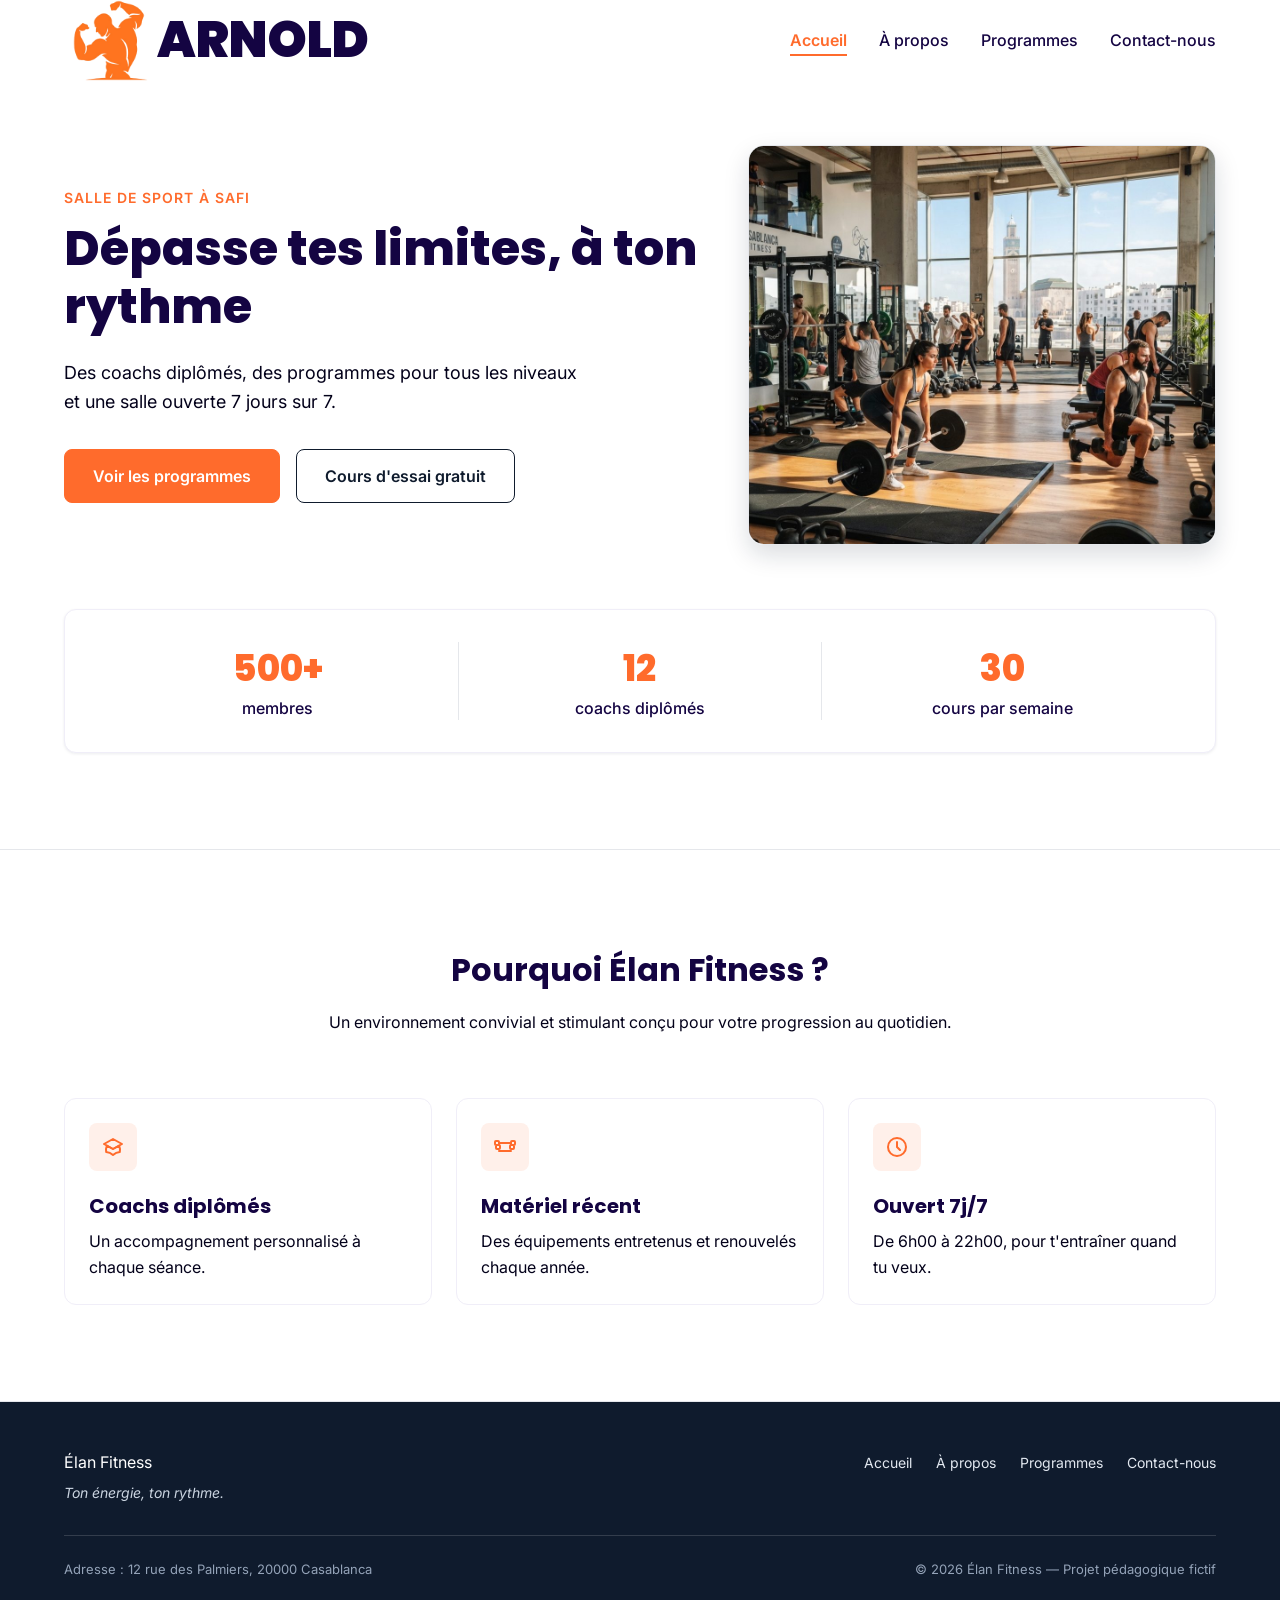
<file: index.html>
<!DOCTYPE html>
<html lang="fr">
<head>
  <meta charset="UTF-8">
  <meta name="viewport" content="width=device-width, initial-scale=1">
  <meta name="description" content="Élan Fitness, salle de sport à Casablanca : musculation, yoga, cardio et boxe fitness avec des coachs diplômés. Réservez votre cours d'essai gratuit.">
  <title>Élan Fitness | Salle de sport à Casablanca</title>
    <link rel="icon" type="image/x-icon" href="/img/logo.png">   
  <link rel="preconnect" href="https://fonts.googleapis.com">
  <link rel="preconnect" href="https://fonts.gstatic.com" crossorigin>
  <link href="https://fonts.googleapis.com/css2?family=Inter:wght@400;500;600&family=Poppins:wght@600;700;800&display=swap" rel="stylesheet">

  <link rel="stylesheet" href="style.css">
</head>

<body>

  <header class="en-tete">
    <div class="conteneur en-tete-contenu">
      <a href="index.html" class="logoName"><img src="img/logo.png" class="logo" alt="Logo">ARNOLD</a>
        <input type="checkbox" id="menu-toggle" class="checkbox">
      <label for="menu-toggle" class="menu-icon">&#9776;</label>
      <nav aria-label="Navigation principale" class="nav-wrapper">
        <ul class="menu">
          <li><a href="#" class="lien-actif">Accueil</a></li>
          <li><a href="Apropos.html">À propos</a></li>
          <li><a href="programmes.html">Programmes</a></li>
          <li><a href="contact.html">Contact-nous</a></li>
        </ul>
      </nav>

    </div>
  </header>

  <main>

    <section id="accueil" class="hero">
      <div class="conteneur">

        <div class="hero-contenu">
          <div class="hero-texte">  
            <p class="sur-titre">Salle de sport à Safi</p>
            <h1 class="heroH">Dépasse tes limites, à ton rythme</h1>
            <p class="hero-description">
              Des coachs diplômés, des programmes pour tous les niveaux et une salle ouverte 7 jours sur 7.
            </p>
            <div class="boutons">
              <a href="#programmes" class="bouton bouton-principal">Voir les programmes</a>
              <a href="#contact" class="bouton bouton-secondaire">Cours d'essai gratuit</a>
            </div>
          </div>

          <img class="hero-image heroZoom" src="img/hero.jpg" alt="Des personnes s'entraînent dans une salle de sport lumineuse à Casablanca">
        </div>

        <div class="chiffres">
          <div class="chiffre">
            <p class="chiffre-nombre ">500+</p>
            <p>membres</p>
          </div>
          <div class="chiffre">
            <p class="chiffre-nombre">12</p>
            <p>coachs diplômés</p>
          </div>
          <div class="chiffre">
            <p class="chiffre-nombre">30</p>
            <p>cours par semaine</p>
          </div>
        </div>

      </div>
    </section>

    <section class="section section-blanche">
      <div class="conteneur">

        <div class="section-titre">
          <h2>Pourquoi Élan Fitness ?</h2>
          <p>Un environnement convivial et stimulant conçu pour votre progression au quotidien.</p>
        </div>

        <div class="cartes">
          <article class="carte carte-avantage zoom">
            <div class="icone "><img src="img/icone-coach.svg" alt=""></div>
            <h3>Coachs diplômés</h3>
            <p>Un accompagnement personnalisé à chaque séance.</p>
          </article>

          <article class="carte carte-avantage zoom">
            <div class="icone"><img src="img/icone-materiel.svg" alt=""></div>
            <h3>Matériel récent</h3>
            <p>Des équipements entretenus et renouvelés chaque année.</p>
          </article>

          <article class="carte carte-avantage zoom">
            <div class="icone"><img src="img/icone-horloge.svg" alt=""></div>
            <h3>Ouvert 7j/7</h3>
            <p>De 6h00 à 22h00, pour t'entraîner quand tu veux.</p>
          </article>
        </div>

      </div>
    </section>
      <footer class="pied-de-page">
        <div class="conteneur">

          <div class="pied-haut">
            <div>
              <p class="logo logo-clair">Élan Fitness</p>
              <p class="slogan">Ton énergie, ton rythme.</p>
            </div>

            <nav aria-label="Navigation du pied de page">
              <ul class="menu menu-pied">
                <li><a href="#">Accueil</a></li>
                <li><a href="Apropos.html">À propos</a></li>
                <li><a href="programmes.html">Programmes</a></li>
                <li><a href="contact.html">Contact-nous</a></li>
              </ul>
            </nav>
          </div>

          <div class="pied-bas">
            <p>Adresse : 12 rue des Palmiers, 20000 Casablanca</p>
            <p>&copy; 2026 Élan Fitness — Projet pédagogique fictif</p>
          </div>

        </div>
      </footer>
  </main>



</body>
</html>
</file>
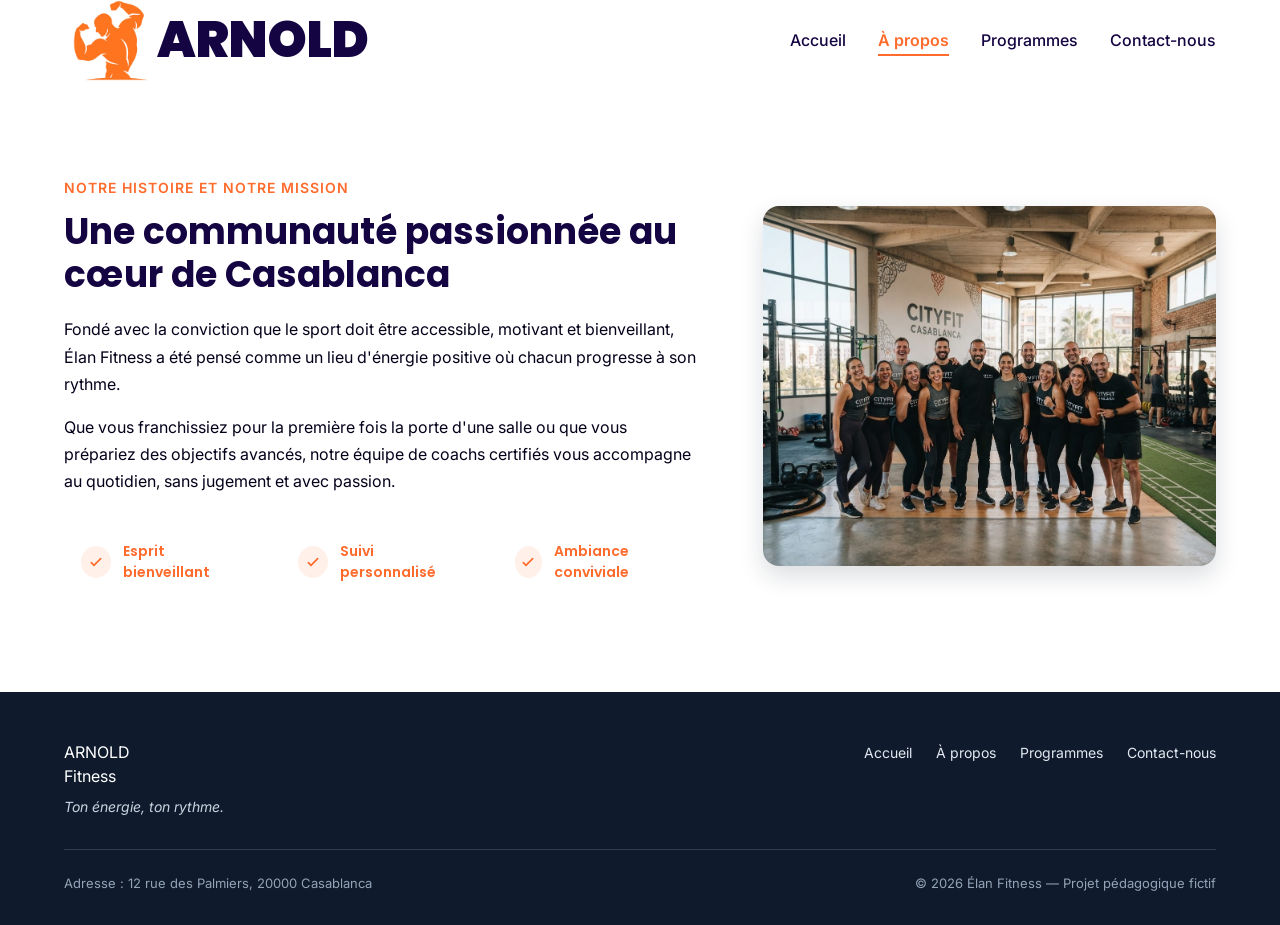
<file: Apropos.html>
<!DOCTYPE html>
<html lang="en">
<head>
    <meta charset="UTF-8">
    <meta name="viewport" content="width=device-width, initial-scale=1.0">
    <title>Élan Fitness | Salle de sport à Casablanca</title>
    <link rel="icon" type="image/x-icon" href="/img/logo.png">   
    <link rel="preconnect" href="https://fonts.googleapis.com">
    <link rel="preconnect" href="https://fonts.gstatic.com" crossorigin>
    <link href="https://fonts.googleapis.com/css2?family=Inter:wght@400;500;600&family=Poppins:wght@600;700;800&display=swap" rel="stylesheet">

    <link rel="stylesheet" href="style.css"></head>
<body>

    <header class="en-tete">
        <div class="conteneur en-tete-contenu">
        <a href="index.html" class="logoName"><img src="img/logo.png" class="logo" alt="Logo">ARNOLD</a>
            <input type="checkbox" id="menu-toggle" class="checkbox">
        <label for="menu-toggle" class="menu-icon">&#9776;</label>
        <nav aria-label="Navigation principale" class="nav-wrapper">
            <ul class="menu">
            <li><a href="index.html" >Accueil</a></li>
            <li><a href="#" class="lien-actif">À propos</a></li>
            <li><a href="programmes.html">Programmes</a></li>
            <li><a href="contact.html">Contact-nous</a></li>
            </ul>
        </nav>

        </div>
    </header>

    <section id="a-propos" class="section">
        <div class="conteneur apropos-contenu">

            <div class="apropos-texte">
            <p class="sur-titre">Notre histoire et notre mission</p>
            <h2>Une communauté passionnée au cœur de Casablanca</h2>
            <p class="disc">
                Fondé avec la conviction que le sport doit être accessible, motivant et bienveillant,
                Élan Fitness a été pensé comme un lieu d'énergie positive où chacun progresse à son rythme.
            </p>
            <p class="disc">
                Que vous franchissiez pour la première fois la porte d'une salle ou que vous prépariez des
                objectifs avancés, notre équipe de coachs certifiés vous accompagne au quotidien, sans
                jugement et avec passion.
            </p>

            <ul class="valeurs">
                <li class="valeur">
                <div class="icone icone-petite"><img src="img/icone-check.svg" alt=""></div>
                <span>Esprit bienveillant</span>
                </li>
                <li class="valeur">
                <div class="icone icone-petite"><img src="img/icone-check.svg" alt=""></div>
                <span>Suivi personnalisé</span>
                </li>
                <li class="valeur">
                <div class="icone icone-petite"><img src="img/icone-check.svg" alt=""></div>
                <span>Ambiance conviviale</span>
                </li>
            </ul>
            </div>

            <img class="apropos-image zoom" src="img/equipe.jpg" alt="L'équipe de coachs d'Élan Fitness réunie dans la salle">

        </div>
    </section>

    <footer class="pied-de-page">
        <div class="conteneur">

        <div class="pied-haut">
            <div>
            <p class="logo logo-clair">ARNOLD Fitness</p>
            <p class="slogan">Ton énergie, ton rythme.</p>
            </div>

            <nav aria-label="Navigation du pied de page">
            <ul class="menu menu-pied">
                <li><a href="index.html">Accueil</a></li>
                <li><a href="#">À propos</a></li>
                <li><a href="programmes.html">Programmes</a></li>
                <li><a href="contact.html">Contact-nous</a></li>
            </ul>
            </nav>
        </div>

        <div class="pied-bas">
            <p>Adresse : 12 rue des Palmiers, 20000 Casablanca</p>
            <p>&copy; 2026 Élan Fitness — Projet pédagogique fictif</p>
        </div>

        </div>
    </footer>
</body>
</html>
</file>
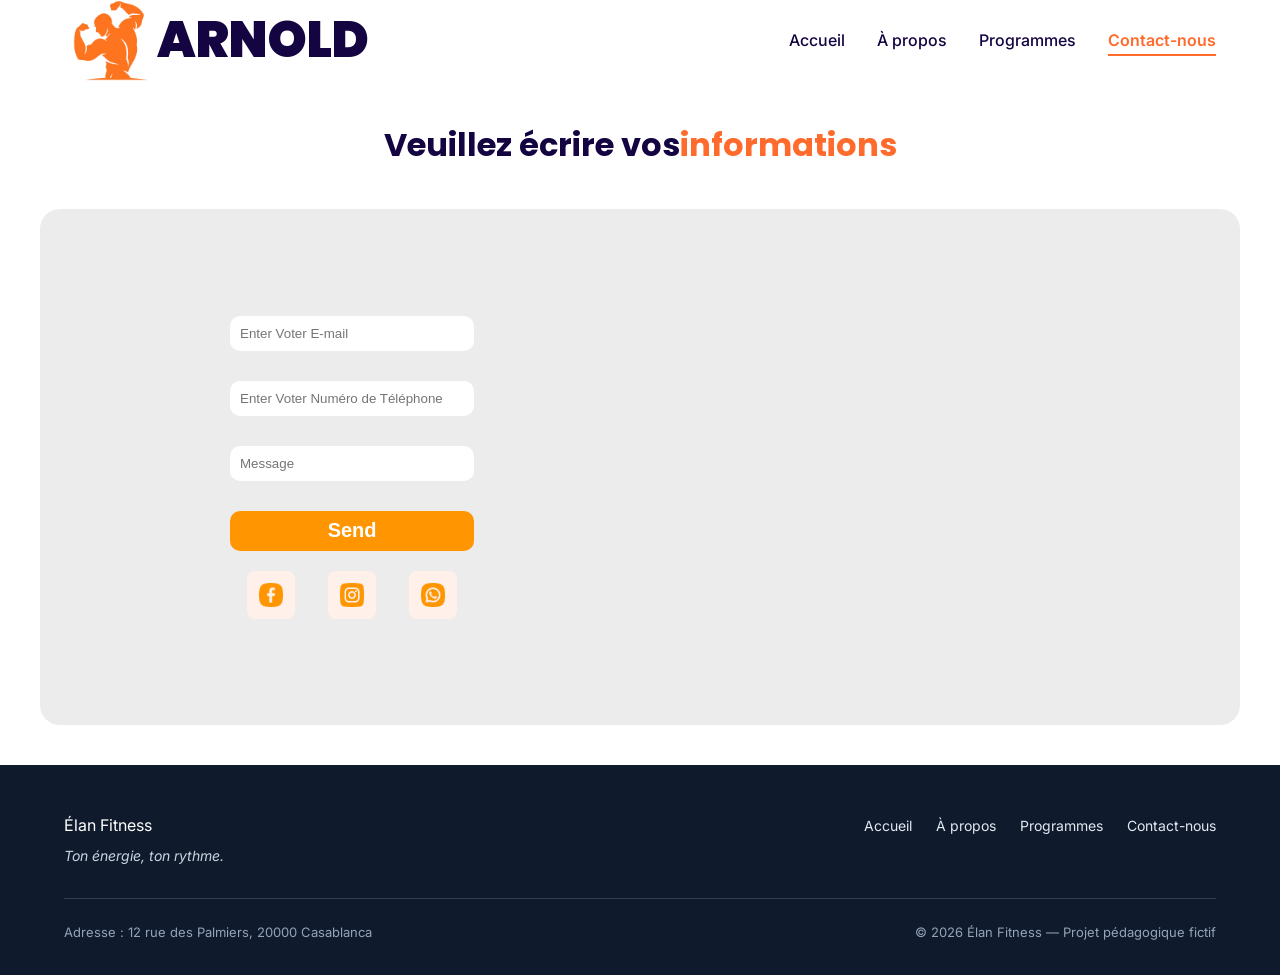
<file: contact.html>
<!DOCTYPE html>
<html lang="en">
<head>
    <meta charset="UTF-8">
    <meta name="viewport" content="width=device-width, initial-scale=1.0">
    <title>ARNOLD Fitness | Salle de sport à Safi</title>
    <link rel="icon" type="image/x-icon" href="/img/logo.png">   
    <link rel="preconnect" href="https://fonts.googleapis.com">
    <link rel="preconnect" href="https://fonts.gstatic.com" crossorigin>
    <link href="https://fonts.googleapis.com/css2?family=Inter:wght@400;500;600&family=Poppins:wght@600;700;800&display=swap" rel="stylesheet">

    <link rel="stylesheet" href="style.css">
</head>
<body>
    <header class="en-tete">
        <div class="conteneur en-tete-contenu">
        <a href="index.html" class="logoName"><img src="img/logo.png" class="logo" alt="Logo">ARNOLD</a>
            <input type="checkbox" id="menu-toggle" class="checkbox">
        <label for="menu-toggle" class="menu-icon">&#9776;</label>
        <nav aria-label="Navigation principale" class="nav-wrapper">
            <ul class="menu">
            <li><a href="index.html">Accueil</a></li>
            <li><a href="Apropos.html">À propos</a></li>
            <li><a href="programmes.html">Programmes</a></li>
            <li><a href="#" class="lien-actif">Contact-nous</a></li>
            </ul>
        </nav>

        </div>
    </header>


    <main class="mainContact">
        <h1 class="titleForm">Veuillez écrire vos <span>  informations</span></h1>
        <form class="form">
            <div class="inputDiv">
                <input type="email" placeholder="Enter Voter E-mail" class="inputs">
                <input type="number" placeholder="Enter Voter Numéro de Téléphone" class="inputs">
                <input type="text" placeholder="Message" class="inputs"> 
                <button type="submit" class="btn">Send</button>
                <div class="contact">
                    <a href="#" class="icone"><img src="img/facebook.png" alt=""></a>
                    <a href="#" class="icone"><img src="img/instagram.png" alt=""></a>
                    <a href="#" class="icone"><img src="img/whatsapp.png" alt=""></a>
                </div>
            </div>
            <div class="maping">
                <iframe src="https://www.google.com/maps/embed?pb=!1m18!1m12!1m3!1d27300.
                    81213434133!2d-9.247026751753529!3d32.22509570900485!2m3!1f0!2f0!3f0
                    !3m2!1i1024!2i768!4f13.1!3m3!1m2!1s0xdac264655555555%3A0x51df99e5e7a
                    6c0c9!2sOCP!5e0!3m2!1sen!2sma!4v1791372496977!5m2!1sen!2sma" 
                    style="border:0;" allowfullscreen="" 
                    loading="lazy" referrerpolicy="strict-origin-when-cross-origin">
                </iframe>
            </div>
            
        </form>
    </main>


    <footer class="pied-de-page">
        <div class="conteneur">

        <div class="pied-haut">
            <div>
            <p class="logo logo-clair">Élan Fitness</p>
            <p class="slogan">Ton énergie, ton rythme.</p>
            </div>

            <nav aria-label="Navigation du pied de page">
            <ul class="menu menu-pied">
                <li><a href="index.html">Accueil</a></li>
                <li><a href="Apropos.html">À propos</a></li>
                <li><a href="programmes.html">Programmes</a></li>
                <li><a href="#">Contact-nous</a></li>
            </ul>
            </nav>
        </div>

        <div class="pied-bas">
            <p>Adresse : 12 rue des Palmiers, 20000 Casablanca</p>
            <p>&copy; 2026 Élan Fitness — Projet pédagogique fictif</p>
        </div>

        </div>
    </footer>
</body>
</html>
</file>
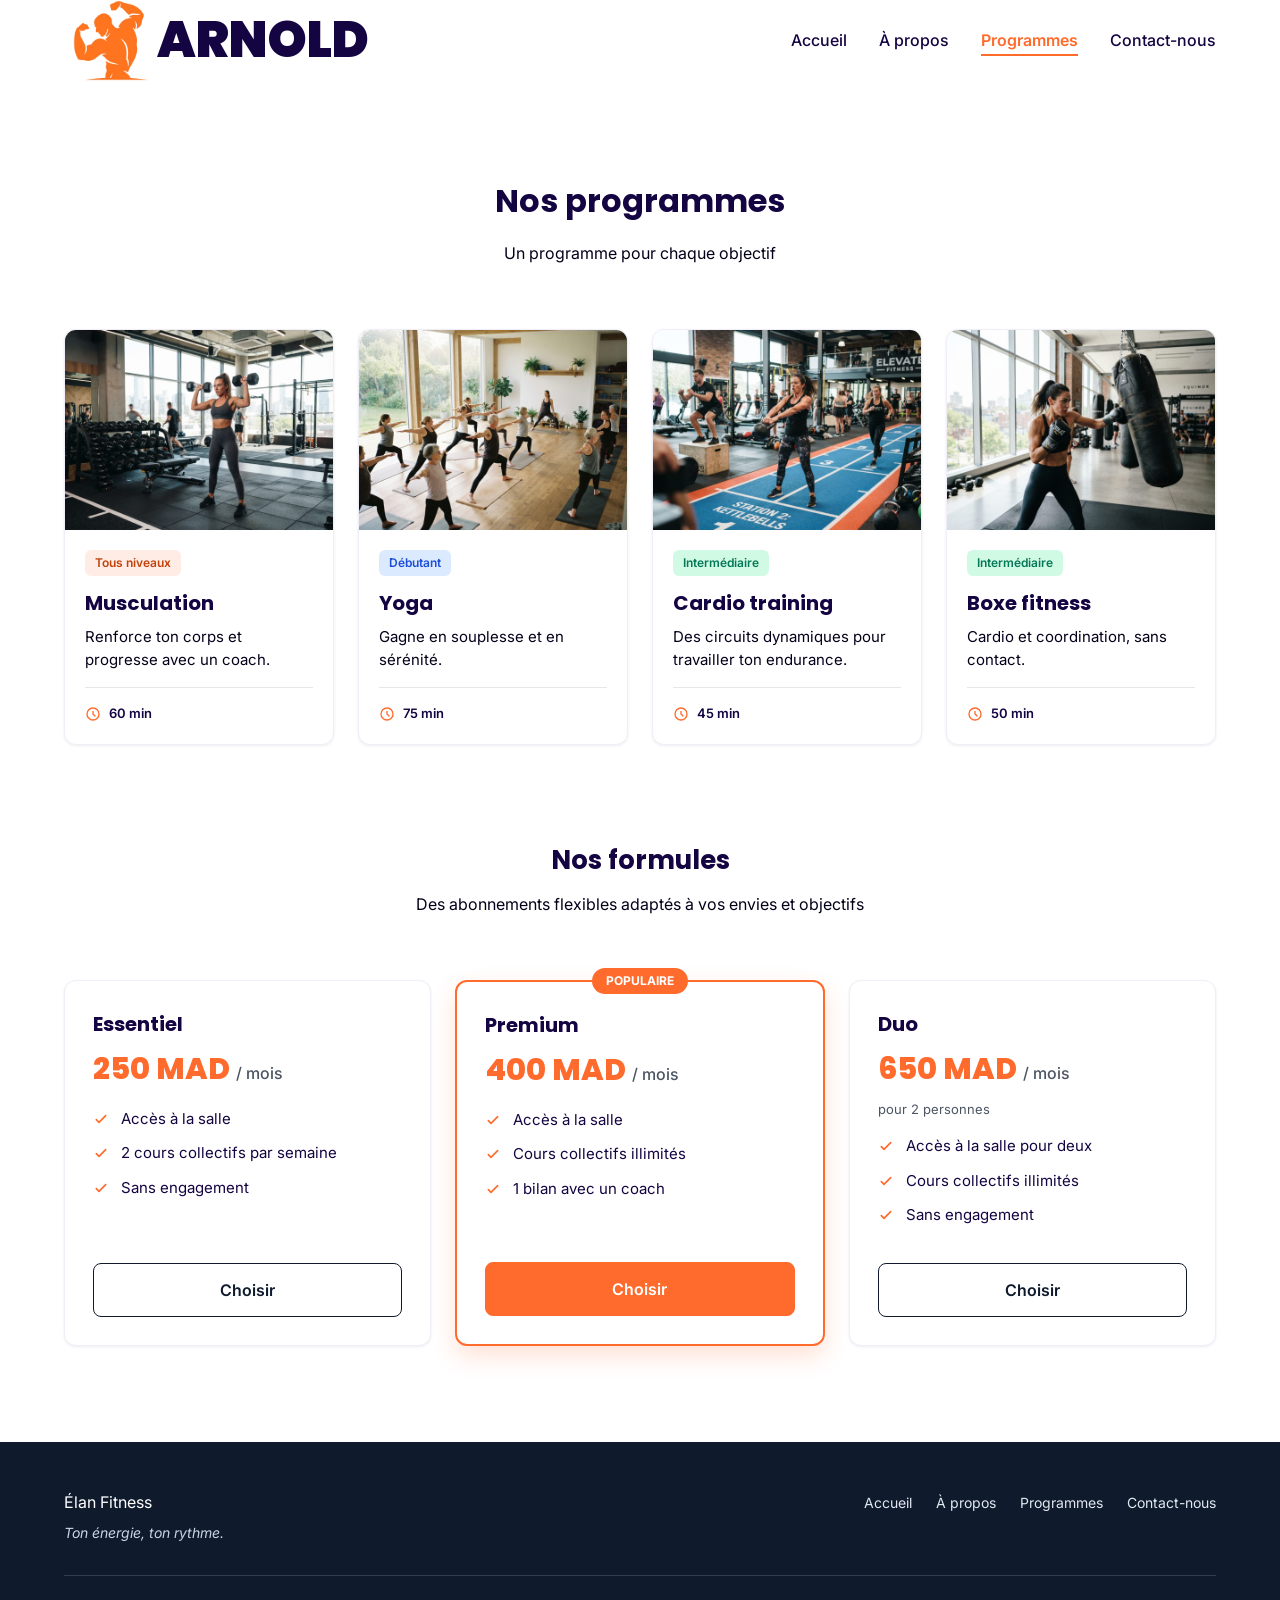
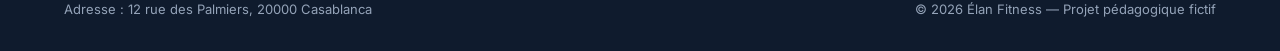
<file: programmes.html>
<!DOCTYPE html>
<html lang="en">
<head>
    <meta charset="UTF-8">
    <meta name="viewport" content="width=device-width, initial-scale=1.0">
    <title>Élan Fitness | Salle de sport à Casablanca</title>
    <link rel="icon" type="image/x-icon" href="/img/logo.png">  
    <link rel="preconnect" href="https://fonts.googleapis.com">
    <link rel="preconnect" href="https://fonts.gstatic.com" crossorigin>
    <link href="https://fonts.googleapis.com/css2?family=Inter:wght@400;500;600&family=Poppins:wght@600;700;800&display=swap" rel="stylesheet">

    <link rel="stylesheet" href="style.css"></head>
<body>
    <header class="en-tete">
        <div class="conteneur en-tete-contenu">
        <a href="index.html" class="logoName"><img src="img/logo.png" class="logo" alt="Logo">ARNOLD</a>
            <input type="checkbox" id="menu-toggle" class="checkbox">
        <label for="menu-toggle" class="menu-icon">&#9776;</label>
        <nav aria-label="Navigation principale" class="nav-wrapper">
            <ul class="menu">
            <li><a href="index.html">Accueil</a></li>
            <li><a href="Apropos.html">À propos</a></li>
            <li><a href="#" class="lien-actif">Programmes</a></li>
            <li><a href="contact.html" >Contact-nous</a></li>
            </ul>
        </nav>

        </div>
    </header>

        <section id="programmes" class="section">
            <div class="conteneur">

                <div class="section-titre">
                <h2>Nos programmes</h2>
                <p>Un programme pour chaque objectif</p>
                </div>

                <div class="cartes">

                    <article class="carte carte-programme">
                        <img class="zoom" src="img/musculation.jpg" alt="Une sportive soulève des haltères dans l'espace musculation">
                        <div class="programme-corps">
                            <span class="etiquette etiquette-orange">Tous niveaux</span>
                            <h3>Musculation</h3>
                            <p>Renforce ton corps et progresse avec un coach.</p>
                            <p class="duree"><img src="img/icone-duree.svg" alt="">60 min</p>
                        </div>
                    </article>

                    <article class="carte carte-programme">
                        <img class="zoom" src="img/yoga.jpg" alt="Un groupe pratique le yoga sur des tapis dans une salle lumineuse">
                        <div class="programme-corps">
                            <span class="etiquette etiquette-bleue">Débutant</span>
                            <h3>Yoga</h3>
                            <p>Gagne en souplesse et en sérénité.</p>
                            <p class="duree"><img src="img/icone-duree.svg" alt="">75 min</p>
                        </div>
                    </article>

                    <article class="carte carte-programme">
                        <img class="zoom" src="img/cardio.jpg" alt="Des sportifs suivent un circuit de cardio training avec des kettlebells">
                        <div class="programme-corps">
                            <span class="etiquette etiquette-verte">Intermédiaire</span>
                            <h3>Cardio training</h3>
                            <p>Des circuits dynamiques pour travailler ton endurance.</p>
                            <p class="duree"><img src="img/icone-duree.svg" alt="">45 min</p>
                        </div>
                    </article>

                    <article class="carte carte-programme">
                        <img class="zoom" src="img/boxe.jpg" alt="Une sportive frappe un sac de frappe pendant un cours de boxe fitness">
                        <div class="programme-corps">
                            <span class="etiquette etiquette-verte">Intermédiaire</span>
                            <h3>Boxe fitness</h3>
                            <p>Cardio et coordination, sans contact.</p>
                            <p class="duree"><img src="img/icone-duree.svg" alt="">50 min</p>
                        </div>
                    </article>

                </div>

                <div class="formules">

                    <div class="section-titre">
                        <h3>Nos formules</h3>
                        <p>Des abonnements flexibles adaptés à vos envies et objectifs</p>
                    </div>

                    <div class="cartes">

                        <article class="carte formule">
                        <h4>Essentiel</h4>
                        <p class="prix">250 MAD <span>/ mois</span></p>
                        <ul class="formule-liste">
                            <li>Accès à la salle</li>
                            <li>2 cours collectifs par semaine</li>
                            <li>Sans engagement</li>
                        </ul>
                        <a href="#contact" class="bouton bouton-secondaire">Choisir</a>
                        </article>

                        <article class="carte formule formule-populaire">
                        <p class="badge-populaire">Populaire</p>
                        <h4>Premium</h4>
                        <p class="prix">400 MAD <span>/ mois</span></p>
                        <ul class="formule-liste">
                            <li>Accès à la salle</li>
                            <li>Cours collectifs illimités</li>
                            <li>1 bilan avec un coach</li>
                        </ul>
                        <a href="#contact" class="bouton bouton-principal">Choisir</a>
                        </article>

                        <article class="carte formule">
                        <h4>Duo</h4>
                        <p class="prix">650 MAD <span>/ mois</span></p>
                        <p class="prix-note">pour 2 personnes</p>
                        <ul class="formule-liste">
                            <li>Accès à la salle pour deux</li>
                            <li>Cours collectifs illimités</li>
                            <li>Sans engagement</li>
                        </ul>
                        <a href="#contact" class="bouton bouton-secondaire">Choisir</a>
                        </article>

                    </div>
                </div>

            </div>
        </section>

    <footer class="pied-de-page">
        <div class="conteneur">

        <div class="pied-haut">
            <div>
            <p class="logo logo-clair">Élan Fitness</p>
            <p class="slogan">Ton énergie, ton rythme.</p>
            </div>

            <nav aria-label="Navigation du pied de page">
            <ul class="menu menu-pied">
                <li><a href="index.html">Accueil</a></li>
                <li><a href="Apropos.html">À propos</a></li>
                <li><a href="#">Programmes</a></li>
                <li><a href="contact.html">Contact-nous</a></li>
            </ul>
            </nav>
        </div>

        <div class="pied-bas">
            <p>Adresse : 12 rue des Palmiers, 20000 Casablanca</p>
            <p>&copy; 2026 Élan Fitness — Projet pédagogique fictif</p>
        </div>

        </div>
    </footer>

</body>
</html>
</file>
<file: style.css>
* {
  box-sizing: border-box;
  margin: 0;
  padding: 0;
}
  :root{
    --nav-bg: white;
    --nav-text: rgb(20, 4, 66);
    --p-text: rgb(3, 1, 26);
    --bg-main: white;
    --text-main: rgb(20, 4, 66);
    --card-bg: #FFFFFF;
    --card-border: rgb(240, 238, 248);
}

html {
  scroll-behavior: smooth;
}

body {
  font-family: 'Inter', Arial, sans-serif;
  font-size: 16px;
  line-height: 1.5;
  color: var(--text-main);
  background-color: var(--bg-main);
}
.menu-icon{
  display: none;
}

.logo{
  width: 93px;
  height: auto;
}
.heroZoom:hover{
  transform: scale(1.01);
}
.zoom{
  transition: transform 0.3s ease-in-out;
}
.zoom:hover{
  transform: scale(1.1);
}

.logoName{
  display: flex;
  align-items: center;
  font-family: 'Poppins', Arial, sans-serif;
  font-size: 50px;
  font-weight: 900;
  /* color: #0F1B2D; */
  color: var(--nav-text);
}

h1, h2, h3, h4 {
  font-family: 'Poppins', Arial, sans-serif;
  color: #0F1B2D;
}

a {
  color: inherit;
  text-decoration: none;
}

.form{
  display: flex;
  background-color: #cdcdcd5f;
  border-radius: 20px;
  margin: 40px;
}
.titleForm{
  display: flex;
  align-items: center;
  justify-content: center;
  padding-top: 40px;
}
.label{
  width: 50%;
  display: flex;
  flex-direction: column;
  align-items: end;
  font-weight: 800;
}
.inputDiv{
  width: 50%;
  display: flex;
  flex-direction: column;
  justify-content: center;
  padding: 50px 10px 50px 190px;
}
.inputs{
  border: 1px;
  border: none;
  border-radius: 10px;
  padding: 10px;
  margin-bottom: 30px;
}
input:focus {
  outline: none;
  border: none;
}
label{
  padding-bottom: 50px;
}
.comment{
  border: 1px;
  border: #394556;
  border-radius: 10px;
  margin-left: 10px;
}
.checkbox{
  font-size: 50px;
  display: none;
}
#menu-toggle{
  display: none;
}

.btn{
  height: 40px;
  background-color: #ff9500;
  color: white;
  font-weight: 600;
  font-size: 20px;
  border: #545f6f;
  border-radius: 10px;
}
.btn:hover {
  background-color: #ffba59;
}
.mainContact{
  display: flex;
  flex-direction: column;
  width: 100%;
  height: fit-content;
}
.maping{
  width: 100%;
  padding: 30px;
}
iframe{
  width: 100%;
  height: 450px;
  border-radius: 20px;
}
.contact{
  display: flex ;
  justify-content: space-around;
  padding: 20px 0px 0px 0px;
}
  span{
  color: ff9500;
}

ul {
  list-style: none;
}

img {
  display: block;
  max-width: 100%;
}

a:focus-visible,
button:focus-visible {
  outline: 3px solid #FF6B2C;
  outline-offset: 2px;
}

.conteneur {
  width: 100%;
  max-width: 1200px;
  margin: 0 auto;
  padding: 0 24px;
}

.section {
  padding: 96px 0;
}

.section-blanche {
  background-color: var(--bg-main);
  border-top: 1px solid #E5E7EB;
  border-bottom: 1px solid #E5E7EB;
}

.section-titre {
  max-width: 640px;
  margin: 0 auto 64px;
  text-align: center;
}

.section-titre h2 {
  font-size: 32px;
  margin-bottom: 16px;
  color: var(--nav-text);
}

.section-titre h3 {
  font-size: 26px;
  margin-bottom: 12px;
  color: var(--nav-text);
}

.section-titre p {
  color: var(--p-text);
}

.sur-titre {
  font-size: 14px;
  font-weight: 600;
  color: #FF6B2C;
  text-transform: uppercase;
  letter-spacing: 1px;
  margin-bottom: 12px;

}

.bouton {
  display: inline-block;
  padding: 14px 28px;
  border-radius: 8px;
  font-size: 16px;
  font-weight: 600;
  text-align: center;
  cursor: pointer;
}

.bouton-principal {
  background-color: #FF6B2C;
  border: 1px solid #FF6B2C;
  color: #FFFFFF;
}

.bouton-principal:hover {
  background-color: #F05817;
}

.bouton-secondaire {
  background-color: #FFFFFF;
  border: 1px solid #0F1B2D;
  color: #0F1B2D;
}

.bouton-secondaire:hover {
  background-color: #F3F4F6;
}

.cartes {
  display: flex;
  gap: 24px;
}

.carte {
  flex: 1;
  background-color: var(--card-bg);
  border: 1px solid var(--card-border);
  border-radius: 12px;
  box-shadow: 0 1px 3px rgba(15, 27, 45, 0.08);
}

.icone {
  width: 48px;
  height: 48px;
  background-color: #FFF0EA;
  border-radius: 8px;
  display: flex;
  align-items: center;
  justify-content: center;
}

.icone img {
  width: 24px;
  height: 24px;
}

.icone-petite {
  width: 32px;
  height: 32px;
  border-radius: 50%;
}

.icone-petite img {
  width: 16px;
  height: 16px;
}

.en-tete {
  position: sticky;
  top: 0;
  z-index: 10;
  background-color: var(--nav-bg);
  border-bottom: 1px solid var(--nav-bg);
}

.en-tete-contenu {
  height: 80px;
  display: flex;
  align-items: center;
  justify-content: space-between;
}

.menu {
  display: flex;
  gap: 32px;
}

.menu a {
  font-weight: 500;
  padding-bottom: 4px;
  border-bottom: 2px solid transparent;
  color: var(--nav-text);
}

.menu a:hover {
  color: #FF6B2C;
}

.titleForm{
  color: var(--nav-text);
}
span{
  color: #FF6B2C;
}
.menu .lien-actif {
  color: #FF6B2C;
  font-weight: 600;
  border-bottom-color: #FF6B2C;
}

.hero {
  padding: 64px 0 96px;
}

.hero-contenu {
  display: flex;
  align-items: center;
  gap: 32px;
  color: var(--nav-text);
}

.hero-texte {
  flex: 7;
}

.hero-texte h1 {
  font-size: 48px;
  font-weight: 800;
  line-height: 1.2;
  margin-bottom: 24px;
    color: var(--nav-text);
}

.hero-description {
  max-width: 520px;
  font-size: 18px;
  line-height: 1.6;
  color: var(--p-text);
  margin-bottom: 32px;
}

.boutons {
  display: flex;
  flex-wrap: wrap;
  gap: 16px;
}

.hero-image {
  flex: 5;
  min-width: 0;
  height: 400px;
  object-fit: cover;
  border-radius: 16px;
  border: 1px solid #E5E7EB;
  box-shadow: 0 10px 25px rgba(15, 27, 45, 0.15);
  transition: transform 0.2s ease-in-out;
}

.chiffres {
  display: flex;
  margin-top: 64px;
  padding: 32px;
  background-color: var(--card-bg);
  border: 1px solid var(--card-border);
  border-radius: 12px;
  box-shadow: 0 1px 3px rgba(15, 27, 45, 0.08);
}

.chiffre {
  flex: 1;
  text-align: center;
  font-weight: 500;
  color: var(--nav-text);
}

.chiffre + .chiffre {
  border-left: 1px solid #E5E7EB;
}

.chiffre-nombre {
  font-family: 'Poppins', Arial, sans-serif;
  font-size: 36px;
  font-weight: 800;
  color: #FF6B2C;
}

.carte-avantage {
  padding: 24px;
  background-color: var(--card-bg);
  box-shadow: none;
}

.carte-avantage .icone {
  margin-bottom: 20px;
}

.carte-avantage h3 {
  font-size: 20px;
  margin-bottom: 8px;
  color: var(--nav-text);
}

.carte-avantage p {
  color: #4B5563;
  line-height: 1.6;
  color: var(--p-text);
}

.apropos-contenu {
  display: flex;
  align-items: center;
  gap: 64px;
}

.apropos-texte {
  flex: 7;
}

.apropos-texte h2 {
  font-size: 36px;
  line-height: 1.2;
  margin-bottom: 20px;
  color: var(--nav-text);
}

.disc {
  color: var(--p-text);
  line-height: 1.7;
  margin-bottom: 16px;
}

.valeurs {
  display: flex;
  gap: 16px;
  margin-top: 32px;
}

.valeur {
  flex: 1;
  display: flex;
  align-items: center;
  gap: 12px;
  padding: 12px 16px;
  background-color: var(--card-bg);
  border: 1px solid var(--card-bg);
  border-radius: 12px;
  font-family: 'Poppins', Arial, sans-serif;
  font-size: 14px;
  font-weight: 600;
  color: var(--nav-text);
}

.apropos-image {
  flex: 5;
  min-width: 0;
  height: 360px;
  object-fit: cover;
  border-radius: 16px;
  box-shadow: 0 10px 25px rgba(15, 27, 45, 0.15);
}

.carte-programme {
  display: flex;
  flex-direction: column;
  overflow: hidden;
}

.carte-programme > img {
  width: 100%;
  height: 200px;
  object-fit: cover;
}

.programme-corps {
  flex: 1;
  display: flex;
  flex-direction: column;
  padding: 20px;
}

.programme-corps h3 {
  font-size: 20px;
  margin-bottom: 8px;
  color: var(--nav-text);
}

.programme-corps p {
  font-size: 15px;
  color: var(--p-text);
}

.etiquette {
  align-self: flex-start;
  padding: 4px 10px;
  margin-bottom: 12px;
  border-radius: 6px;
  font-size: 12px;
  font-weight: 600;
}

.etiquette-orange {
  background-color: #FFEDE5;
  color: #C2410C;
}

.etiquette-bleue {
  background-color: #DBEAFE;
  color: #1D4ED8;
}

.etiquette-verte {
  background-color: #D1FAE5;
  color: #047857;
}

.programme-corps .duree {
  display: flex;
  align-items: center;
  gap: 8px;
  margin-top: auto;
  padding-top: 16px;
  border-top: 1px solid #E5E7EB;
  font-size: 13px;
  font-weight: 600;
  color: var(--nav-text);
}

.programme-corps h3 + p {
  margin-bottom: 16px;
}

.duree img {
  width: 16px;
  height: 16px;
}

.formules {
  margin-top: 96px;
}

.formule {
  position: relative;
  display: flex;
  flex-direction: column;
  padding: 28px;
}

.formule h4 {
  font-size: 20px;
  color: var(--nav-text);
}

.prix {
  margin: 8px 0 16px;
  font-family: 'Poppins', Arial, sans-serif;
  font-size: 30px;
  font-weight: 800;
  color: #FF6B2C;
}

.prix span {
  font-family: 'Inter', Arial, sans-serif;
  font-size: 16px;
  font-weight: 500;
  color: #4B5563;
}

.prix-note {
  margin: -8px 0 16px;
  font-size: 13px;
  color: #4B5563;
}

.formule-liste {
  flex: 1;
  margin-bottom: 24px;
}

.formule-liste li {
  padding-left: 28px;
  margin-bottom: 12px;
  font-size: 15px;
  background-image: url('img/icone-check.svg');
  background-repeat: no-repeat;
  background-position: left center;
  background-size: 16px;
}

.formule .bouton {
  display: block;
}

.formule-populaire {
  border: 2px solid #FF6B2C;
  box-shadow: 0 10px 25px rgba(255, 107, 44, 0.2);
}

.badge-populaire {
  position: absolute;
  top: -14px;
  left: 50%;
  transform: translateX(-50%);
  padding: 4px 14px;
  background-color: #FF6B2C;
  border-radius: 999px;
  font-size: 12px;
  font-weight: 700;
  text-transform: uppercase;
  color: #FFFFFF;
}

.pied-de-page {
  padding: 48px 0 32px;
  background-color: #0F1B2D;
  color: #FFFFFF;
}

.pied-haut {
  display: flex;
  justify-content: space-between;
  align-items: flex-start;
  padding-bottom: 32px;
  border-bottom: 1px solid rgba(255, 255, 255, 0.15);
}

.logo-clair {
  color: #FFFFFF;
}

.slogan {
  margin-top: 8px;
  font-size: 14px;
  font-style: italic;
  color: #CBD5E1;
}

.menu-pied {
  gap: 24px;
}

.menu-pied a {
  font-size: 14px;
  font-weight: 400;
  color: #E2E8F0;
}

.pied-bas {
  display: flex;
  justify-content: space-between;
  margin-top: 24px;
  font-size: 13px;
  color: #94A3B8;
}


@media (max-width:600px) {
  body { 
    padding: 0;
    margin: 0;
    width: 100%;
    height: 100vh;
  }
.menu-icon{
  display: block;
  font-size: 40px;
  margin: 0;
  padding: 0 12px 0 12px;
  cursor: pointer;
}
.checkbox{
  display: block;
}
.menu-icon:hover{
  background-color: #d6d8dc;
}
.menu{
  display: flex;
  flex-direction: column;

}
.nav-wrapper {
    display: none;
    flex-direction: column;
    position: absolute;
    top: 80px; /* نفس ارتفاع الهيدر */
    right: 0;
    width: 100%;
    background-color: #ffefdf;
    padding: 20px;
    gap: 15px;
    box-shadow: 0 4px 6px rgba(0,0,0,0.1);
    z-index: 99;
  }
#menu-toggle:checked ~ .nav-wrapper  {
    display: flex;
  }
  .logo{
    width: 90px;
    height: auto;
  }
  .logoName{
    font-size: 30px;
  }
  .hero{
    padding: 0px;
  }
  .hero-image{
    height: 500px;
  }
  main{
    width: 100%;
    height: 100vh;
    padding: 10px 0 10px 0;
  }
  .form{
    margin: 30px 0px;
    width: 100%;
    display: flex;
    flex-direction: column;
  }
  .inputDiv{
    width: 100%;
    padding: 50px 30px;
  }
  iframe{
    width: 100%;
    height: 250px;
  }
  .titleForm{
    width: 100%;
    font-size: large;
  }
  /* .menu{
    display: none;
  } */
  .hero-contenu{
    width: 100%;
    height: fit-content;
    display: flex;
    flex-direction: column;
  }
  .boutons{
    display: flex;
    flex-direction: column  ;
  }
  .cartes{
    display: flex;
    flex-direction: column;
  }
  .pied-de-page{
    display: flex;
    flex-direction: column;
    margin: 0;
  }


}
@media (max-width:900px) and (min-width:600px) {
  .cartes{
    display: grid;
  grid-template-columns: 1fr 1fr;
  }
  .logo{
    width: 70px;
    height: auto;
  }
  .logoName{
    font-size: 30px;
  }
    main{
    width: 100%;
    height: 100vh;
    padding: 10px 0 10px 0;
  }
  .form{
    margin: 30px 0px;
    width: 100%;
    display: flex;
    flex-direction: column;
  }
  .inputDiv{
    width: 100%;
    padding: 50px 70px;
  }
  iframe{
    width: 100%;
    height: 250px;
  }
  .titleForm{
    width: 100%;
    font-size: large;
  }
  .mainContact{
    padding: 30px;
  }

}

@media(prefers-color-scheme: dark){
  :root{
    --nav-bg: #031029;
    --nav-text: white;
    --p-text: rgb(151, 149, 149);
    --bg-main: #031841;
    --text-main: #949aa2;
    --card-bg: #011c51;
    --card-border: #00297a;
}
}
</file>
